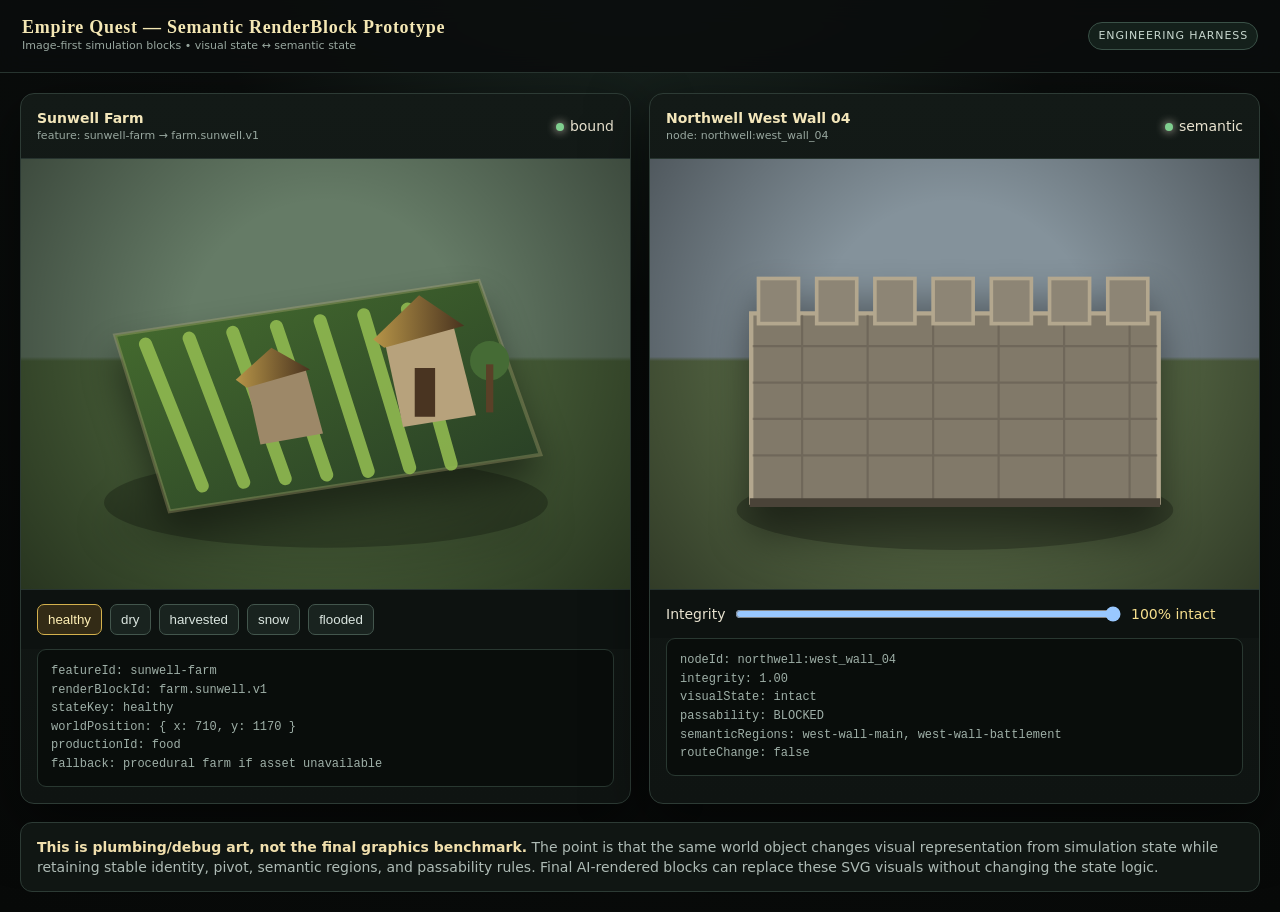
<file: public/renderblocks/prototype/demo.html>
<!doctype html>
<html lang="en">
<head>
<meta charset="utf-8" />
<meta name="viewport" content="width=device-width,initial-scale=1" />
<title>Empire Quest — RenderBlock Prototype</title>
<style>
  :root{color-scheme:dark;--bg:#0a0d0c;--panel:#121816;--line:#34443d;--gold:#d4b14d;--text:#e8e2cf;--muted:#98a79f;--good:#7fcf8f;--warn:#e2b85b;--bad:#df7168}
  *{box-sizing:border-box} body{margin:0;background:radial-gradient(circle at 50% -20%,#23352d 0,#0a0d0c 38%,#070908 100%);color:var(--text);font:14px/1.45 Inter,ui-sans-serif,system-ui,-apple-system,BlinkMacSystemFont,"Segoe UI",sans-serif;min-height:100vh}
  header{padding:18px 22px;border-bottom:1px solid #27342f;background:#0a0d0de6;backdrop-filter:blur(12px);position:sticky;top:0;z-index:5;display:flex;justify-content:space-between;gap:18px;align-items:center}
  h1{font:600 18px/1.1 Georgia,serif;letter-spacing:.04em;margin:0;color:#f4e7b4} .badge{font-size:11px;letter-spacing:.08em;text-transform:uppercase;color:#c8d7cf;border:1px solid #3a5147;border-radius:999px;padding:5px 9px;background:#14201b}
  main{max-width:1320px;margin:0 auto;padding:20px;display:grid;grid-template-columns:1fr 1fr;gap:18px}.card{background:linear-gradient(180deg,#131a17,#0f1412);border:1px solid #2d3b35;border-radius:14px;overflow:hidden;box-shadow:0 18px 60px #0008}.cardHead{padding:14px 16px;border-bottom:1px solid #27342f;display:flex;align-items:center;justify-content:space-between;gap:12px}.cardHead h2{font-size:14px;margin:0;color:#f3e6ba}.meta{font-size:11px;color:var(--muted)}
  .viewport{height:430px;position:relative;overflow:hidden;background:linear-gradient(#657b66 0 46%,#4b633b 47% 100%)} .viewport.wall{background:linear-gradient(#84929b 0 46%,#5d704a 47% 100%)}
  .viewport:before{content:"";position:absolute;inset:0;background:radial-gradient(circle at 50% 42%,transparent 0 35%,#0007 100%);pointer-events:none}.scene{position:absolute;inset:0;display:grid;place-items:center;transform:translateY(12px)}.scene svg{width:88%;height:88%;filter:drop-shadow(0 22px 18px #0007)}
  .controls{padding:14px 16px;display:flex;flex-wrap:wrap;gap:8px;align-items:center;border-top:1px solid #27342f;background:#0d1210}.controls button{border:1px solid #43564d;background:#19231f;color:#dae5df;padding:7px 10px;border-radius:7px;cursor:pointer}.controls button:hover,.controls button.active{border-color:var(--gold);background:#332b16;color:#fff0b5}.controls input[type=range]{flex:1;min-width:160px}.value{min-width:112px;color:#f6df8d;font-variant-numeric:tabular-nums}
  .readout{margin:0 16px 16px;padding:12px 13px;border:1px solid #293831;border-radius:9px;background:#090d0b;color:#9fb0a8;font:12px/1.55 ui-monospace,SFMono-Regular,Menlo,Consolas,monospace;white-space:pre-wrap;min-height:94px}.dot{width:8px;height:8px;border-radius:50%;display:inline-block;background:var(--good);box-shadow:0 0 10px currentColor;margin-right:6px}.legend{grid-column:1/-1;background:#101613;border:1px solid #2d3b35;border-radius:12px;padding:14px 16px;color:#aebbb5}.legend strong{color:#f0dfad}.semantic{position:absolute;top:12px;right:12px;background:#07100ddd;border:1px solid #315247;padding:7px 9px;border-radius:7px;font:11px ui-monospace,monospace;color:#a9e3c0;display:none}.semantic.show{display:block}
  @media(max-width:900px){main{grid-template-columns:1fr}.viewport{height:360px}.legend{grid-column:auto}}
</style>
</head>
<body>
<header><div><h1>Empire Quest — Semantic RenderBlock Prototype</h1><div class="meta">Image-first simulation blocks • visual state ↔ semantic state</div></div><span class="badge">engineering harness</span></header>
<main>
<section class="card">
  <div class="cardHead"><div><h2>Sunwell Farm</h2><div class="meta">feature: sunwell-farm → farm.sunwell.v1</div></div><span><span class="dot"></span>bound</span></div>
  <div class="viewport"><div id="farmScene" class="scene"></div><div id="farmSemantic" class="semantic"></div></div>
  <div class="controls" id="farmButtons"></div>
  <pre class="readout" id="farmReadout"></pre>
</section>
<section class="card">
  <div class="cardHead"><div><h2>Northwell West Wall 04</h2><div class="meta">node: northwell:west_wall_04</div></div><span><span class="dot"></span>semantic</span></div>
  <div class="viewport wall"><div id="wallScene" class="scene"></div><div id="wallSemantic" class="semantic">click wall region</div></div>
  <div class="controls"><span>Integrity</span><input id="integrity" type="range" min="0" max="100" value="100"/><span id="integrityValue" class="value">100% intact</span></div>
  <pre class="readout" id="wallReadout"></pre>
</section>
<div class="legend"><strong>This is plumbing/debug art, not the final graphics benchmark.</strong> The point is that the same world object changes visual representation from simulation state while retaining stable identity, pivot, semantic regions, and passability rules. Final AI-rendered blocks can replace these SVG visuals without changing the state logic.</div>
</main>
<script>
const farmStates=['healthy','dry','harvested','snow','flooded'];
let farmState='healthy';
const farmColors={healthy:['#476f2f','#90b950','#b79548'],dry:['#745d2d','#a98a42','#765b36'],harvested:['#8a743b','#c3a35b','#745132'],snow:['#cfd8d6','#f2f4ef','#7f8c7d'],flooded:['#496f61','#6d8b74','#5a4b36']};
function farmSvg(state){const [field,crop,wood]=farmColors[state];const snow=state==='snow';const flooded=state==='flooded';const harvested=state==='harvested';return `<svg viewBox="0 0 720 520" aria-label="Sunwell farm ${state}"><defs><linearGradient id="soil" x1="0" y1="0" x2="1" y2="1"><stop stop-color="${field}"/><stop offset="1" stop-color="#263b25"/></linearGradient><linearGradient id="roof"><stop stop-color="${wood}"/><stop offset="1" stop-color="#49331f"/></linearGradient></defs><ellipse cx="360" cy="420" rx="305" ry="62" fill="#000" opacity=".25"/><path d="M70 190 570 115 655 354 145 432Z" fill="url(#soil)" stroke="#cdbf86" stroke-opacity=".28" stroke-width="5"/>${[0,1,2,3,4,5,6].map(i=>`<path d="M${112+i*60} ${202-i*8} ${190+i*57} ${397-i*5}" stroke="${crop}" stroke-width="${harvested?8:18}" stroke-linecap="round" opacity="${harvested?.55:.9}"/>`).join('')}<path d="M440 195 536 180 566 300 466 316Z" fill="#b7a27c"/><path d="M425 196 488 135 550 177 440 207Z" fill="url(#roof)"/><rect x="482" y="235" width="28" height="67" fill="#493421"/><path d="M250 250 332 237 356 325 270 340Z" fill="#9d8868"/><path d="M236 251 285 207 338 237 251 262Z" fill="url(#roof)"/>${snow?'<path d="M70 190 570 115 655 354 145 432Z" fill="#eef2ef" opacity=".58"/><path d="M425 196 488 135 550 177 440 207Z" fill="#fff" opacity=".8"/>':''}${flooded?'<path d="M88 325 Q250 292 410 330 T642 320 L655 354 145 432Z" fill="#5b8fa0" opacity=".62"/><path d="M150 365 Q320 350 580 360" stroke="#b8dce3" stroke-width="6" opacity=".35" fill="none"/>':''}<circle cx="585" cy="225" r="27" fill="#456b35"/><rect x="580" y="230" width="10" height="66" fill="#5a4027"/></svg>`}
function setFarm(state){farmState=state;farmScene.innerHTML=farmSvg(state);[...farmButtons.children].forEach(b=>b.classList.toggle('active',b.dataset.state===state));farmReadout.textContent=`featureId: sunwell-farm\nrenderBlockId: farm.sunwell.v1\nstateKey: ${state}\nworldPosition: { x: 710, y: 1170 }\nproductionId: food\nfallback: procedural farm if asset unavailable`;}
farmStates.forEach(s=>{const b=document.createElement('button');b.textContent=s;b.dataset.state=s;b.onclick=()=>setFarm(s);farmButtons.appendChild(b)});setFarm('healthy');
function stateFromIntegrity(v){if(v<=20)return'breached';if(v<=40)return'critical';if(v<=65)return'damaged';if(v<=85)return'scarred';return'intact'}
function wallSvg(state){const damage={intact:0,scarred:1,damaged:2,critical:3,breached:4}[state];const hole=damage===4?'<path d="M290 255 Q335 205 386 250 L410 415 265 415Z" fill="#223026"/><g fill="#756956"><rect x="250" y="390" width="55" height="30" transform="rotate(-9 250 390)"/><rect x="365" y="385" width="68" height="32" transform="rotate(8 365 385)"/></g>':'';const cracks=damage?`<g stroke="#302a22" stroke-width="${4+damage*2}" fill="none" opacity=".95"><path d="M352 160 330 205 355 246 320 292"/><path d="M510 205 475 250 500 305"/>${damage>1?'<path d="M195 175 232 228 205 286 247 330"/>':''}${damage>2?'<path d="M430 145 400 198 420 240 392 290 425 338"/>':''}</g>`:'';return `<svg viewBox="0 0 720 520"><ellipse cx="360" cy="430" rx="300" ry="55" fill="#000" opacity=".25"/><g id="wall-main"><path d="M80 160 H640 V420 H80Z" fill="#817969" stroke="#b3a78e" stroke-width="6"/><g stroke="#5a5348" stroke-width="3" opacity=".45">${[205,255,305,355].map(y=>`<path d="M82 ${y}H638"/>`).join('')}${[150,240,330,420,510,600].map(x=>`<path d="M${x} 162V418"/>`).join('')}</g>${cracks}${hole}</g><g id="battlement">${[90,170,250,330,410,490,570].map((x,i)=>`<rect x="${x}" y="112" width="55" height="62" fill="${damage>2&&i===3?'#5f574b':'#8d8575'}" stroke="#b3a78e" stroke-width="5"/>`).join('')}</g><path d="M78 420 H642" stroke="#4a4338" stroke-width="12"/></svg>`}
function updateWall(){const value=Number(integrity.value);const state=stateFromIntegrity(value);integrityValue.textContent=`${value}% ${state}`;wallScene.innerHTML=wallSvg(state);const passable=state==='breached';wallReadout.textContent=`nodeId: northwell:west_wall_04\nintegrity: ${(value/100).toFixed(2)}\nvisualState: ${state}\npassability: ${passable?'OPEN / simulation-authorized':'BLOCKED'}\nsemanticRegions: west-wall-main, west-wall-battlement\nrouteChange: ${passable?'true':'false'}`;wallScene.querySelector('svg').addEventListener('click',e=>{const r=e.currentTarget.getBoundingClientRect();const nx=(e.clientX-r.left)/r.width,ny=(e.clientY-r.top)/r.height;const battlement=ny>.20&&ny<.36;const main=ny>.30&&ny<.82;wallSemantic.textContent=battlement?'target → northwell:west_wall_04:battlement':main?'target → northwell:west_wall_04':'outside semantic damage region';wallSemantic.classList.add('show')})}
integrity.addEventListener('input',updateWall);updateWall();
</script>
</body>
</html>
</file>
